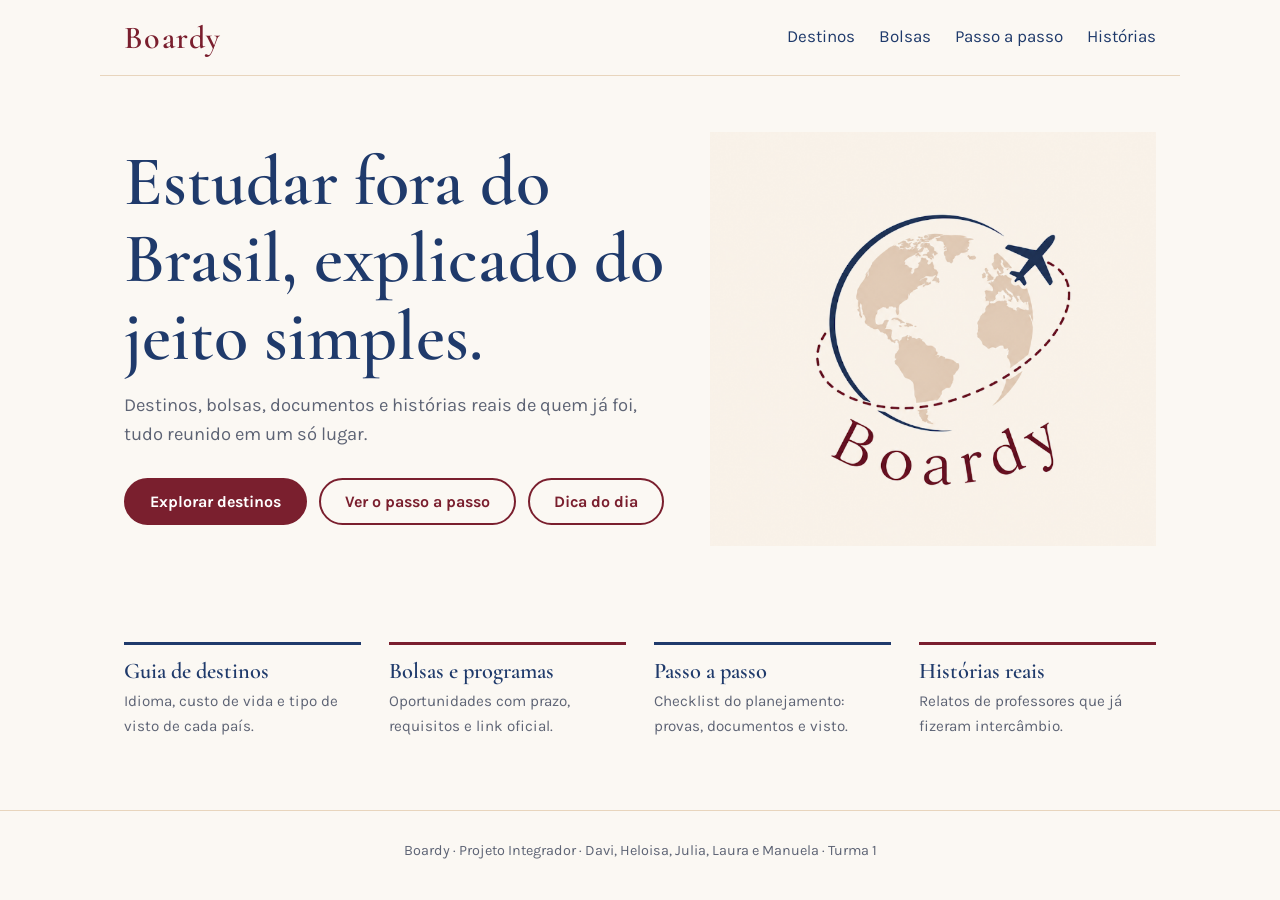
<file: index.html>
<!DOCTYPE html>
<html lang="pt-BR">
<head>
  <meta charset="UTF-8">
  <meta name="viewport" content="width=device-width, initial-scale=1">
  <title>Início · Boardy</title>
  <link rel="preconnect" href="https://fonts.googleapis.com">
  <link href="https://fonts.googleapis.com/css2?family=Cormorant+Garamond:wght@500;600;700&family=Karla:wght@400;700&display=swap" rel="stylesheet">
  <link rel="stylesheet" href="css/style.css">
</head>
<body data-root="" data-pag="inicio">
  <div id="topo"></div>
  <main class="wrap">
    <section class="hero">
      <div>
        <h1>Estudar fora do Brasil, explicado do jeito simples.</h1>
        <p class="lead">Destinos, bolsas, documentos e histórias reais de quem já foi, tudo reunido em um só lugar.</p>
        <div class="acoes">
          <a class="btn" href="html/destinos.html">Explorar destinos</a>
          <a class="btn claro" href="html/passo-a-passo.html">Ver o passo a passo</a>
          <button class="btn claro" type="button" id="dica">Dica do dia</button>
        </div>
        <p id="msg-dica" class="nota" role="status"></p>
      </div>
      <img src="img/logo.png" alt="Globo com um avião dando a volta ao mundo e o nome Boardy">
    </section>
    <section class="areas" aria-label="O que você encontra aqui">
      <a href="html/destinos.html"><h3>Guia de destinos</h3><p>Idioma, custo de vida e tipo de visto de cada país.</p></a>
      <a href="html/bolsas.html"><h3>Bolsas e programas</h3><p>Oportunidades com prazo, requisitos e link oficial.</p></a>
      <a href="html/passo-a-passo.html"><h3>Passo a passo</h3><p>Checklist do planejamento: provas, documentos e visto.</p></a>
      <a href="html/historias.html"><h3>Histórias reais</h3><p>Relatos de professores que já fizeram intercâmbio.</p></a>
    </section>
  </main>
  <div id="rodape"></div>
  <script src="js/main.js"></script>
</body>
</html>
</file>
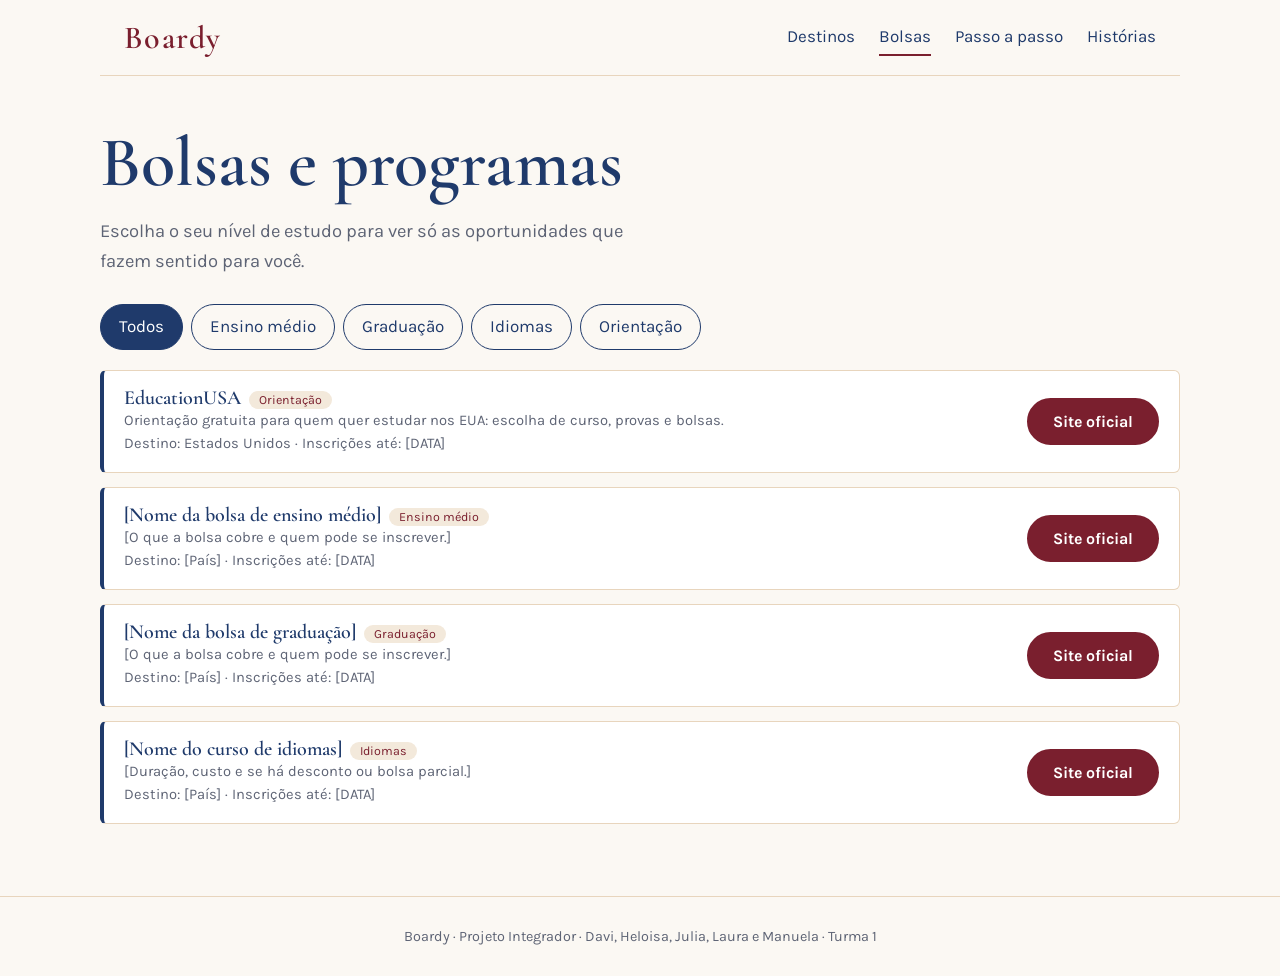
<file: html/bolsas.html>
<!DOCTYPE html>
<html lang="pt-BR">
<head>
  <meta charset="UTF-8">
  <meta name="viewport" content="width=device-width, initial-scale=1">
  <title>Bolsas e programas · Boardy</title>
  <link rel="preconnect" href="https://fonts.googleapis.com">
  <link href="https://fonts.googleapis.com/css2?family=Cormorant+Garamond:wght@500;600;700&family=Karla:wght@400;700&display=swap" rel="stylesheet">
  <link rel="stylesheet" href="../css/style.css">
</head>
<body data-root="../" data-pag="bolsas">
  <div id="topo"></div>
  <main class="wrap pagina">
    <h1>Bolsas e programas</h1>
    <p class="lead">Escolha o seu nível de estudo para ver só as oportunidades que fazem sentido para você.</p>
    <div class="filtros">
      <button class="chip" data-n="Todos" aria-pressed="true">Todos</button>
      <button class="chip" data-n="Ensino médio" aria-pressed="false">Ensino médio</button>
      <button class="chip" data-n="Graduação" aria-pressed="false">Graduação</button>
      <button class="chip" data-n="Idiomas" aria-pressed="false">Idiomas</button>
      <button class="chip" data-n="Orientação" aria-pressed="false">Orientação</button>
    </div>
    <div id="lista" class="lista"></div>
  </main>
  <div id="rodape"></div>
  <script src="../js/main.js"></script>
</body>
</html>
</file>
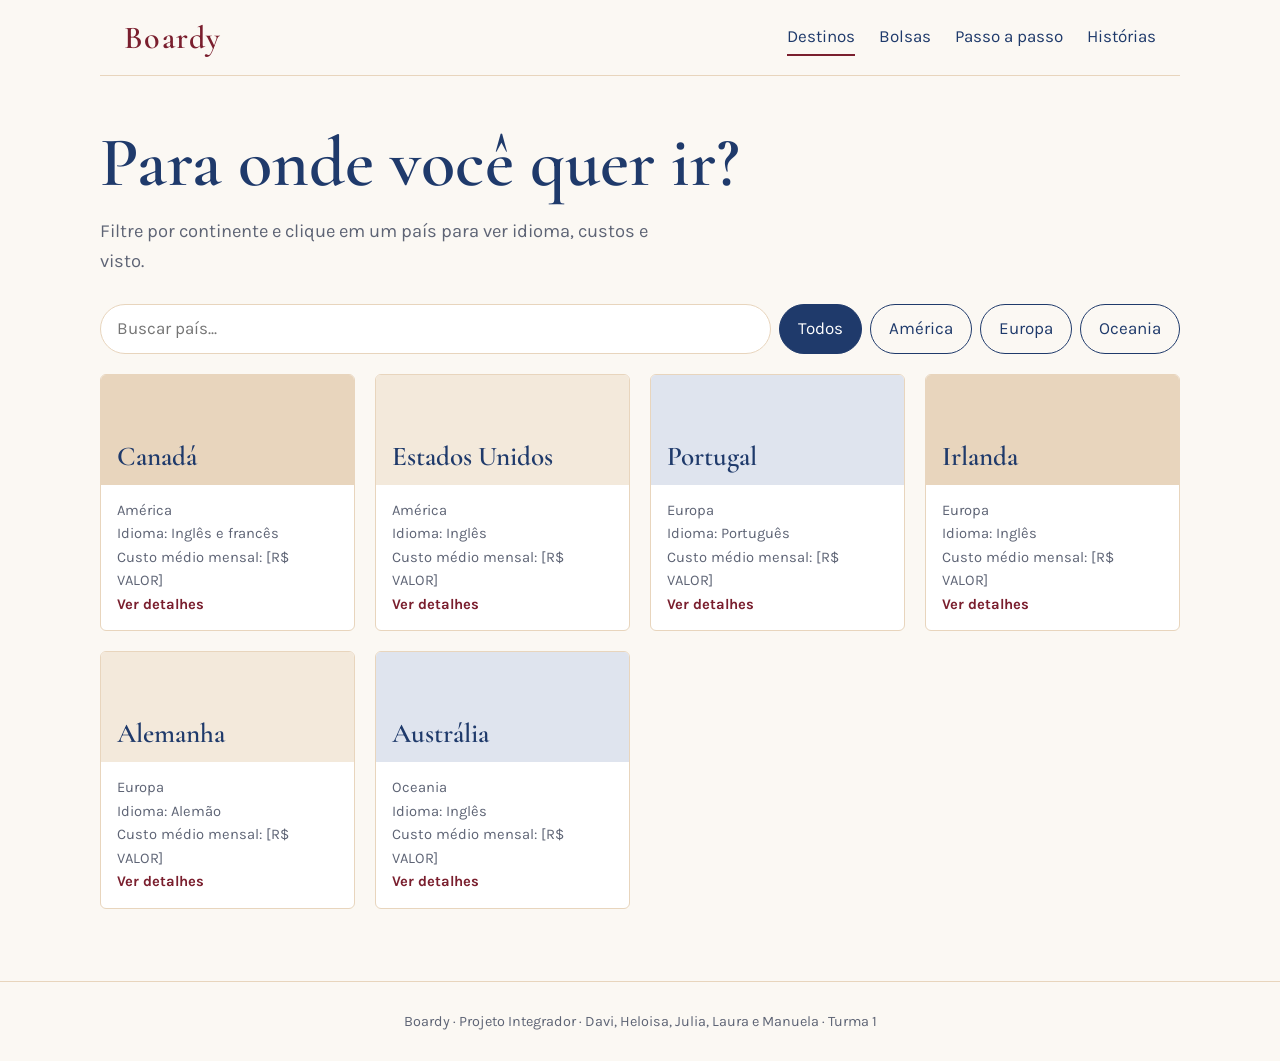
<file: html/destinos.html>
<!DOCTYPE html>
<html lang="pt-BR">
<head>
  <meta charset="UTF-8">
  <meta name="viewport" content="width=device-width, initial-scale=1">
  <title>Destinos · Boardy</title>
  <link rel="preconnect" href="https://fonts.googleapis.com">
  <link href="https://fonts.googleapis.com/css2?family=Cormorant+Garamond:wght@500;600;700&family=Karla:wght@400;700&display=swap" rel="stylesheet">
  <link rel="stylesheet" href="../css/style.css">
</head>
<body data-root="../" data-pag="destinos">
  <div id="topo"></div>
  <main class="wrap pagina">
    <h1>Para onde você quer ir?</h1>
    <p class="lead">Filtre por continente e clique em um país para ver idioma, custos e visto.</p>
    <div class="filtros">
      <input id="busca" type="search" placeholder="Buscar país..." aria-label="Buscar país">
      <button class="chip" data-c="Todos" aria-pressed="true">Todos</button>
      <button class="chip" data-c="América" aria-pressed="false">América</button>
      <button class="chip" data-c="Europa" aria-pressed="false">Europa</button>
      <button class="chip" data-c="Oceania" aria-pressed="false">Oceania</button>
    </div>
    <div id="grade" class="grade"></div>
  </main>
  <div id="rodape"></div>
  <script src="../js/main.js"></script>
</body>
</html>
</file>
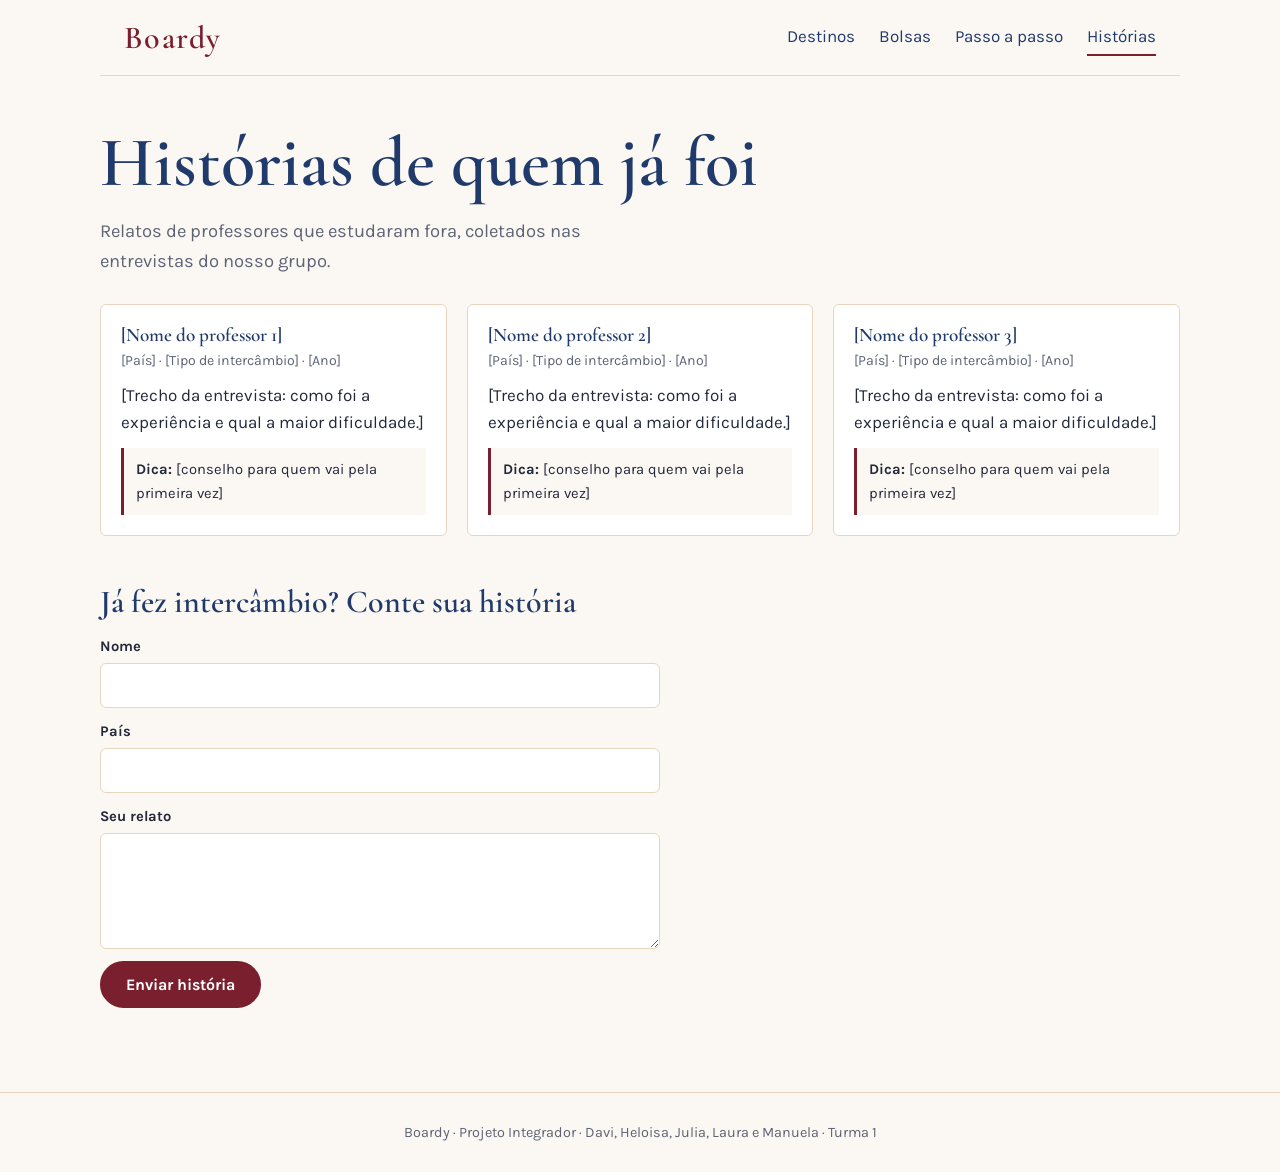
<file: html/historias.html>
<!DOCTYPE html>
<html lang="pt-BR">
<head>
  <meta charset="UTF-8">
  <meta name="viewport" content="width=device-width, initial-scale=1">
  <title>Histórias reais · Boardy</title>
  <link rel="preconnect" href="https://fonts.googleapis.com">
  <link href="https://fonts.googleapis.com/css2?family=Cormorant+Garamond:wght@500;600;700&family=Karla:wght@400;700&display=swap" rel="stylesheet">
  <link rel="stylesheet" href="../css/style.css">
</head>
<body data-root="../" data-pag="historias">
  <div id="topo"></div>
  <main class="wrap pagina">
    <h1>Histórias de quem já foi</h1>
    <p class="lead">Relatos de professores que estudaram fora, coletados nas entrevistas do nosso grupo.</p>
    <div id="relatos" class="relatos">
      <article class="relato"><h3>[Nome do professor 1]</h3><small>[País] · [Tipo de intercâmbio] · [Ano]</small>
        <p style="margin-top:8px">[Trecho da entrevista: como foi a experiência e qual a maior dificuldade.]</p>
        <p class="dica"><strong>Dica:</strong> [conselho para quem vai pela primeira vez]</p></article>
      <article class="relato"><h3>[Nome do professor 2]</h3><small>[País] · [Tipo de intercâmbio] · [Ano]</small>
        <p style="margin-top:8px">[Trecho da entrevista: como foi a experiência e qual a maior dificuldade.]</p>
        <p class="dica"><strong>Dica:</strong> [conselho para quem vai pela primeira vez]</p></article>
      <article class="relato"><h3>[Nome do professor 3]</h3><small>[País] · [Tipo de intercâmbio] · [Ano]</small>
        <p style="margin-top:8px">[Trecho da entrevista: como foi a experiência e qual a maior dificuldade.]</p>
        <p class="dica"><strong>Dica:</strong> [conselho para quem vai pela primeira vez]</p></article>
    </div>
    <h2>Já fez intercâmbio? Conte sua história</h2>
    <form id="envio" class="envio" style="margin-top:16px">
      <label>Nome<input name="nome" required></label>
      <label>País<input name="pais" required></label>
      <label>Seu relato<textarea name="relato" rows="4" required></textarea></label>
      <button class="btn" type="submit">Enviar história</button>
      <p id="ok" role="status"></p>
    </form>
  </main>
  <div id="rodape"></div>
  <script src="../js/main.js"></script>
</body>
</html>
</file>
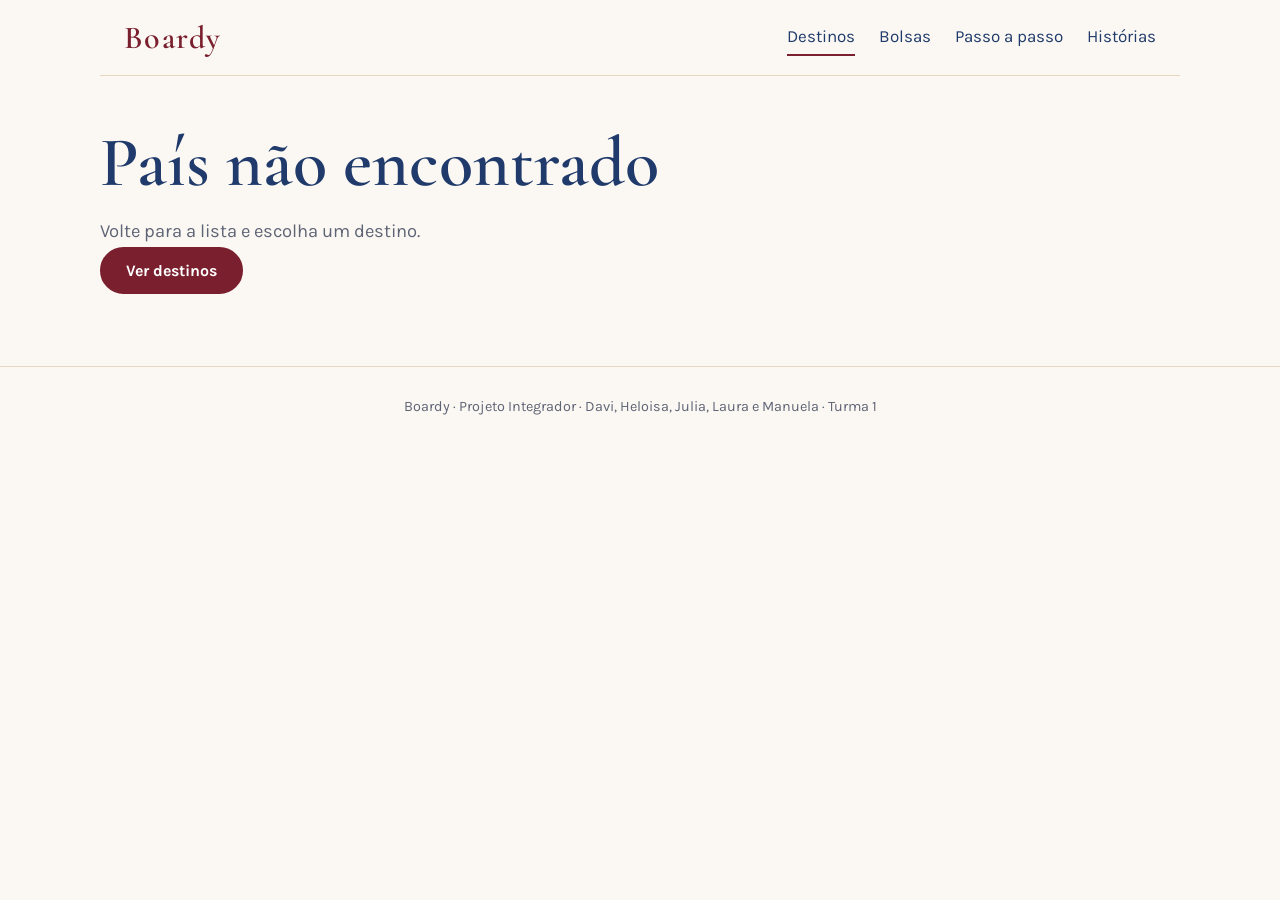
<file: html/pais.html>
<!DOCTYPE html>
<html lang="pt-BR">
<head>
  <meta charset="UTF-8">
  <meta name="viewport" content="width=device-width, initial-scale=1">
  <title>País · Boardy</title>
  <link rel="preconnect" href="https://fonts.googleapis.com">
  <link href="https://fonts.googleapis.com/css2?family=Cormorant+Garamond:wght@500;600;700&family=Karla:wght@400;700&display=swap" rel="stylesheet">
  <link rel="stylesheet" href="../css/style.css">
</head>
<body data-root="../" data-pag="pais">
  <div id="topo"></div>
  <main class="wrap pagina" id="conteudo"></main>
  <div id="rodape"></div>
  <script src="../js/main.js"></script>
</body>
</html>
</file>
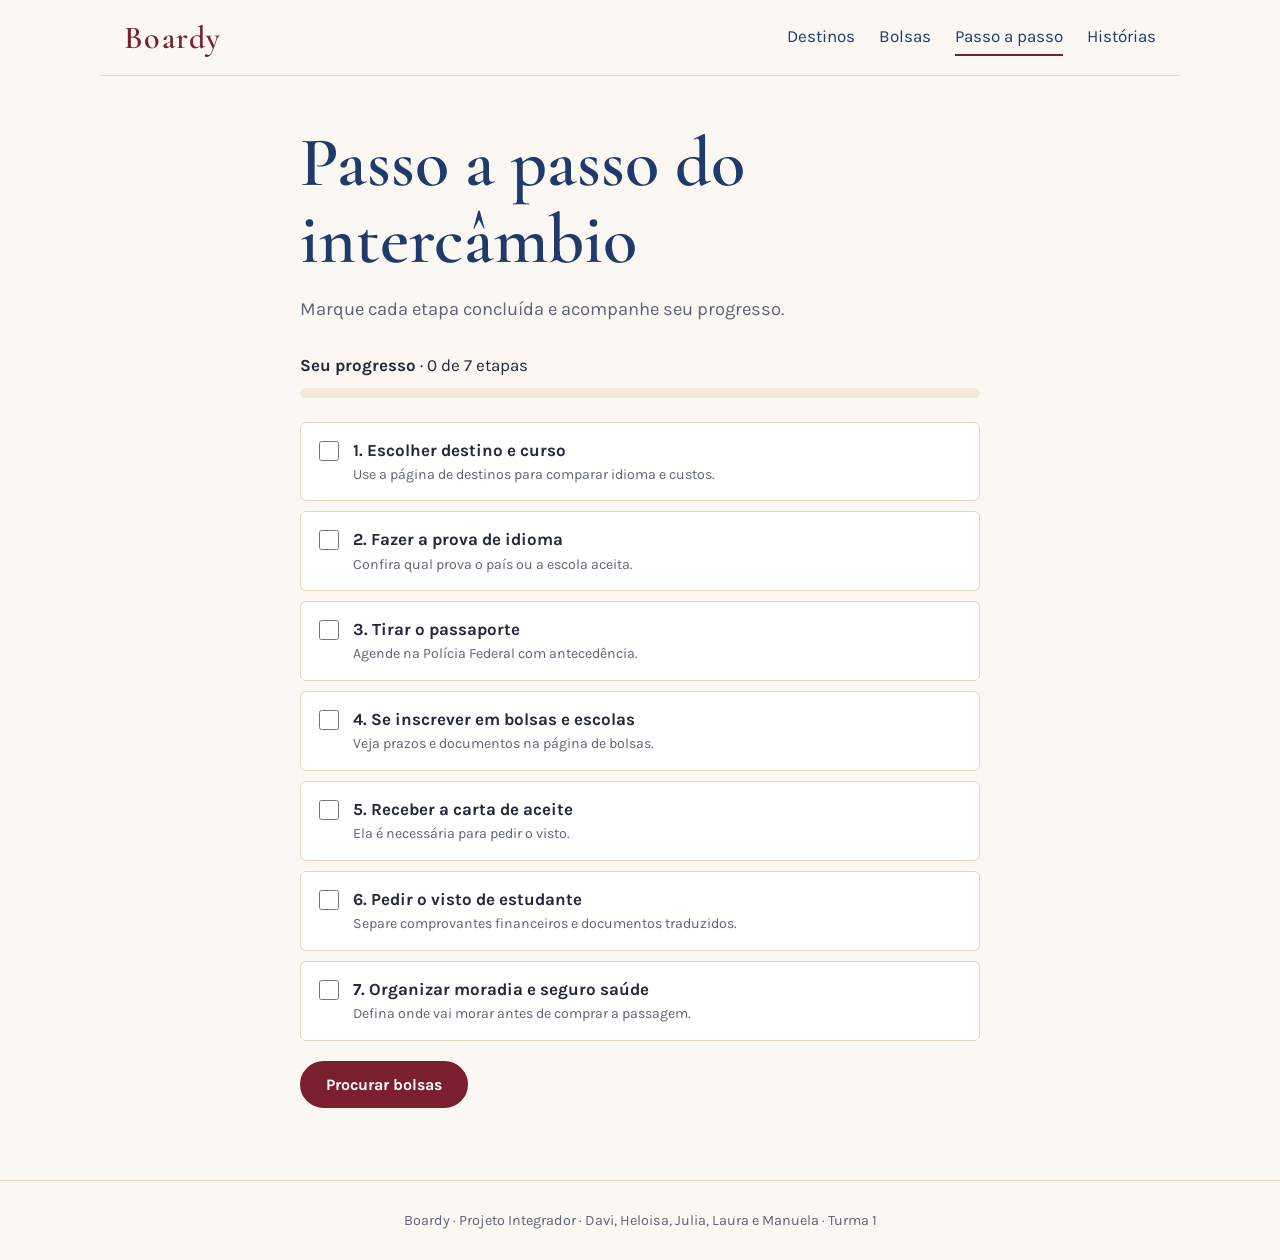
<file: html/passo-a-passo.html>
<!DOCTYPE html>
<html lang="pt-BR">
<head>
  <meta charset="UTF-8">
  <meta name="viewport" content="width=device-width, initial-scale=1">
  <title>Passo a passo · Boardy</title>
  <link rel="preconnect" href="https://fonts.googleapis.com">
  <link href="https://fonts.googleapis.com/css2?family=Cormorant+Garamond:wght@500;600;700&family=Karla:wght@400;700&display=swap" rel="stylesheet">
  <link rel="stylesheet" href="../css/style.css">
</head>
<body data-root="../" data-pag="passo">
  <div id="topo"></div>
  <main class="wrap pagina estreito">
    <h1>Passo a passo do intercâmbio</h1>
    <p class="lead">Marque cada etapa concluída e acompanhe seu progresso.</p>
    <p style="margin-top:28px"><strong>Seu progresso</strong> · <span id="contagem"></span></p>
    <div class="barra"><span id="barra"></span></div>
    <div id="etapas"></div>
    <p style="margin-top:20px"><a class="btn" href="bolsas.html">Procurar bolsas</a></p>
  </main>
  <div id="rodape"></div>
  <script src="../js/main.js"></script>
</body>
</html>
</file>
<file: css/style.css>
/* Boardy – paleta tirada da logo */
:root{
  --creme:#FBF8F3; --areia:#E8D5BD; --areia-clara:#F3E9DB;
  --azul:#1F3A6B; --vinho:#7A1F2E; --texto:#23283A; --suave:#5E6475;
  --serif:'Cormorant Garamond',Georgia,serif; --sans:'Karla',system-ui,sans-serif;
}
*{box-sizing:border-box;margin:0}
body{background:var(--creme);color:var(--texto);font:17px/1.6 var(--sans)}
a{color:inherit}
:focus-visible{outline:3px solid var(--azul);outline-offset:3px}
.wrap{max-width:1080px;margin:0 auto;padding:0 24px}
h1,h2,h3{font-family:var(--serif);color:var(--azul);line-height:1.1;font-weight:600}
h1{font-size:clamp(2.6rem,6vw,4.4rem)} h2{font-size:2rem} h3{font-size:1.4rem}
p.lead{font-size:1.15rem;color:var(--suave);max-width:52ch;margin-top:16px}

/* topo */
.topo{display:flex;justify-content:space-between;align-items:center;flex-wrap:wrap;gap:12px;
  padding:18px 24px;max-width:1080px;margin:0 auto;border-bottom:1px solid var(--areia)}
.marca{font:600 2rem var(--serif);color:var(--vinho);text-decoration:none;letter-spacing:.04em}
.topo nav{display:flex;gap:24px}
.topo nav a{text-decoration:none;color:var(--azul);padding:4px 0;border-bottom:2px solid transparent}
.topo nav a:hover,.topo nav a[aria-current]{border-color:var(--vinho)}

/* botões */
.btn{display:inline-block;padding:12px 24px;border-radius:999px;border:2px solid var(--vinho);
  background:var(--vinho);color:#fff;text-decoration:none;font:700 1rem var(--sans);cursor:pointer}
.btn:hover{background:#5f1723}
.btn.claro{background:transparent;color:var(--vinho)} .btn.claro:hover{background:var(--areia-clara)}

/* início */
.hero{display:grid;grid-template-columns:1.1fr .9fr;gap:40px;align-items:center;padding:56px 0}
.hero .acoes{display:flex;gap:12px;flex-wrap:wrap;margin-top:28px}
.hero img{width:100%;max-width:460px;mix-blend-mode:multiply;justify-self:center}
.areas{display:grid;grid-template-columns:repeat(4,1fr);gap:28px;padding:40px 0 72px}
.areas a{text-decoration:none;border-top:3px solid var(--azul);padding-top:14px}
.areas a:nth-child(even){border-color:var(--vinho)}
.areas a:hover h3{color:var(--vinho)}
.areas p{color:var(--suave);font-size:.95rem;margin-top:6px}

/* seções internas */
.pagina{padding:48px 0 72px}
.filtros{display:flex;gap:8px;flex-wrap:wrap;margin:28px 0 20px}
.filtros input{flex:1 1 240px;padding:10px 16px;border:1px solid var(--areia);border-radius:999px;background:#fff;font:inherit}
.chip{padding:8px 18px;border-radius:999px;border:1px solid var(--azul);background:transparent;color:var(--azul);font:inherit;cursor:pointer}
.chip[aria-pressed=true]{background:var(--azul);color:#fff}

/* destinos */
.grade{display:grid;grid-template-columns:repeat(auto-fill,minmax(230px,1fr));gap:20px}
.pais{background:#fff;border:1px solid var(--areia);border-radius:6px;overflow:hidden;text-decoration:none;display:block}
.pais .capa{height:110px;background:var(--areia);display:flex;align-items:end;padding:12px 16px;
  font:600 1.7rem var(--serif);color:var(--azul)}
.pais:nth-child(3n+2) .capa{background:var(--areia-clara)}
.pais:nth-child(3n) .capa{background:#dfe4ee}
.pais div.info{padding:14px 16px;font-size:.92rem;color:var(--suave)}
.pais b{color:var(--vinho)}
.vazio{color:var(--suave);padding:24px 0}

/* país */
.fatos{display:grid;grid-template-columns:repeat(auto-fit,minmax(180px,1fr));gap:16px;margin:28px 0}
.fatos div{border-left:3px solid var(--vinho);padding-left:14px}
.fatos small{display:block;color:var(--suave)} .fatos strong{font-size:1.1rem;color:var(--azul)}
.dois{display:grid;grid-template-columns:2fr 1fr;gap:32px}
table{width:100%;border-collapse:collapse;margin-top:12px}
td{padding:10px 0;border-bottom:1px solid var(--areia)} td:last-child{text-align:right}
.lateral{display:flex;flex-direction:column;gap:12px}
.nota{font-size:.85rem;color:var(--suave);margin-top:10px}

/* bolsas */
.lista{display:flex;flex-direction:column;gap:14px}
.item{display:flex;justify-content:space-between;gap:16px;align-items:center;background:#fff;
  border:1px solid var(--areia);border-left:4px solid var(--azul);padding:16px 20px;border-radius:6px}
.item h3{font-size:1.25rem} .item p{font-size:.92rem;color:var(--suave)}
.tag{font:.78rem var(--sans);background:var(--areia-clara);color:var(--vinho);padding:2px 10px;border-radius:999px;margin-left:8px;vertical-align:middle}

/* passo a passo */
.estreito{max-width:680px}
.barra{height:10px;background:var(--areia-clara);border-radius:99px;overflow:hidden;margin:8px 0 24px}
.barra span{display:block;height:100%;width:0;background:var(--vinho);transition:width .4s}
.etapa{display:flex;gap:14px;align-items:flex-start;background:#fff;border:1px solid var(--areia);
  border-radius:6px;padding:14px 18px;margin-bottom:10px;cursor:pointer}
.etapa input{width:20px;height:20px;margin-top:4px;accent-color:var(--vinho)}
.etapa:has(input:checked){background:var(--areia-clara)} .etapa:has(input:checked) strong{text-decoration:line-through;color:var(--suave)}
.etapa small{display:block;color:var(--suave)}

/* histórias */
.relatos{display:grid;grid-template-columns:repeat(auto-fit,minmax(280px,1fr));gap:20px;margin:28px 0 48px}
.relato{background:#fff;border:1px solid var(--areia);border-radius:6px;padding:20px}
.relato h3{font-size:1.2rem} .relato small{color:var(--suave)}
.relato .dica{background:var(--creme);padding:10px 12px;margin-top:12px;font-size:.92rem;border-left:3px solid var(--vinho)}
form.envio{max-width:560px;display:grid;gap:12px}
form.envio label{display:grid;gap:4px;font-weight:700;font-size:.92rem}
form.envio input,form.envio textarea{padding:10px 12px;border:1px solid var(--areia);border-radius:6px;font:inherit;background:#fff}
form.envio button{justify-self:start}

footer{border-top:1px solid var(--areia);text-align:center;padding:28px 24px;color:var(--suave);font-size:.9rem}

@media(max-width:760px){
  .hero,.dois{grid-template-columns:1fr} .areas{grid-template-columns:1fr 1fr}
  .item{flex-direction:column;align-items:flex-start}
}
@media(prefers-reduced-motion:reduce){*{transition:none!important}}
</file>
